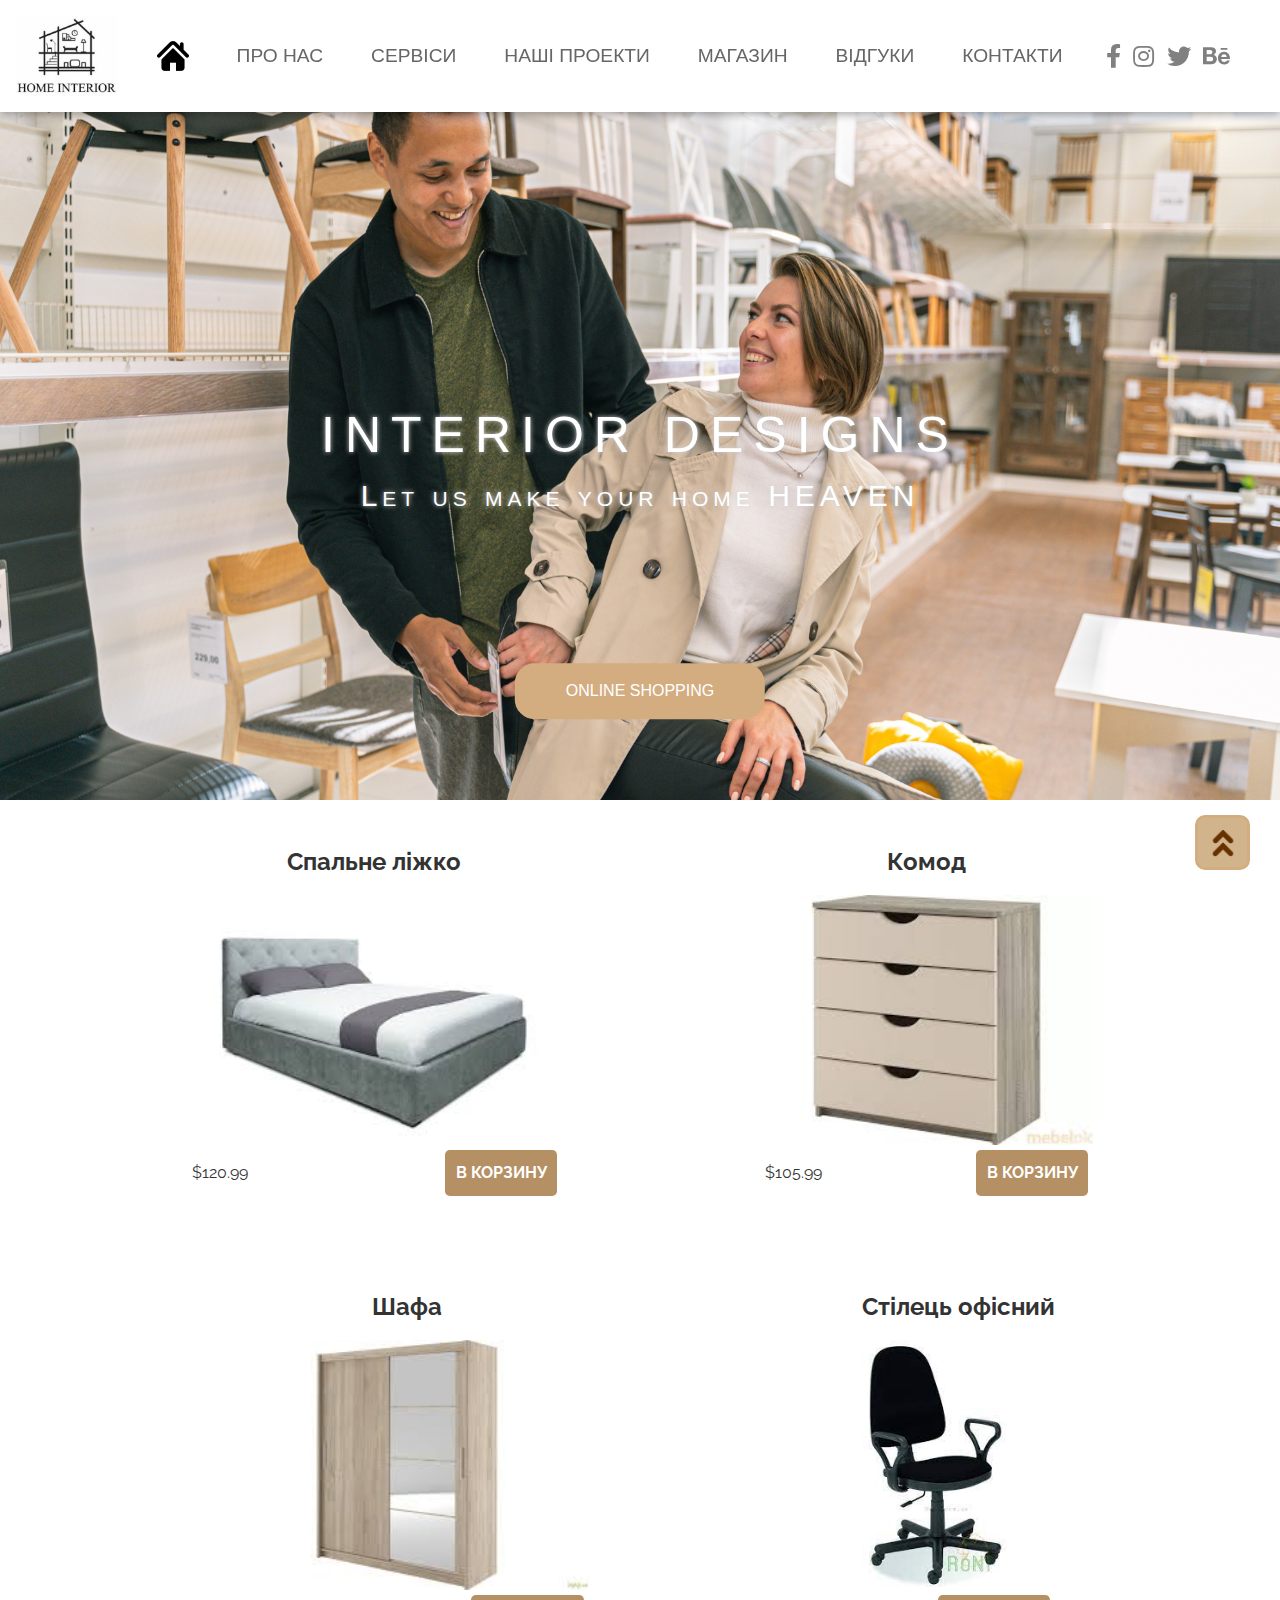
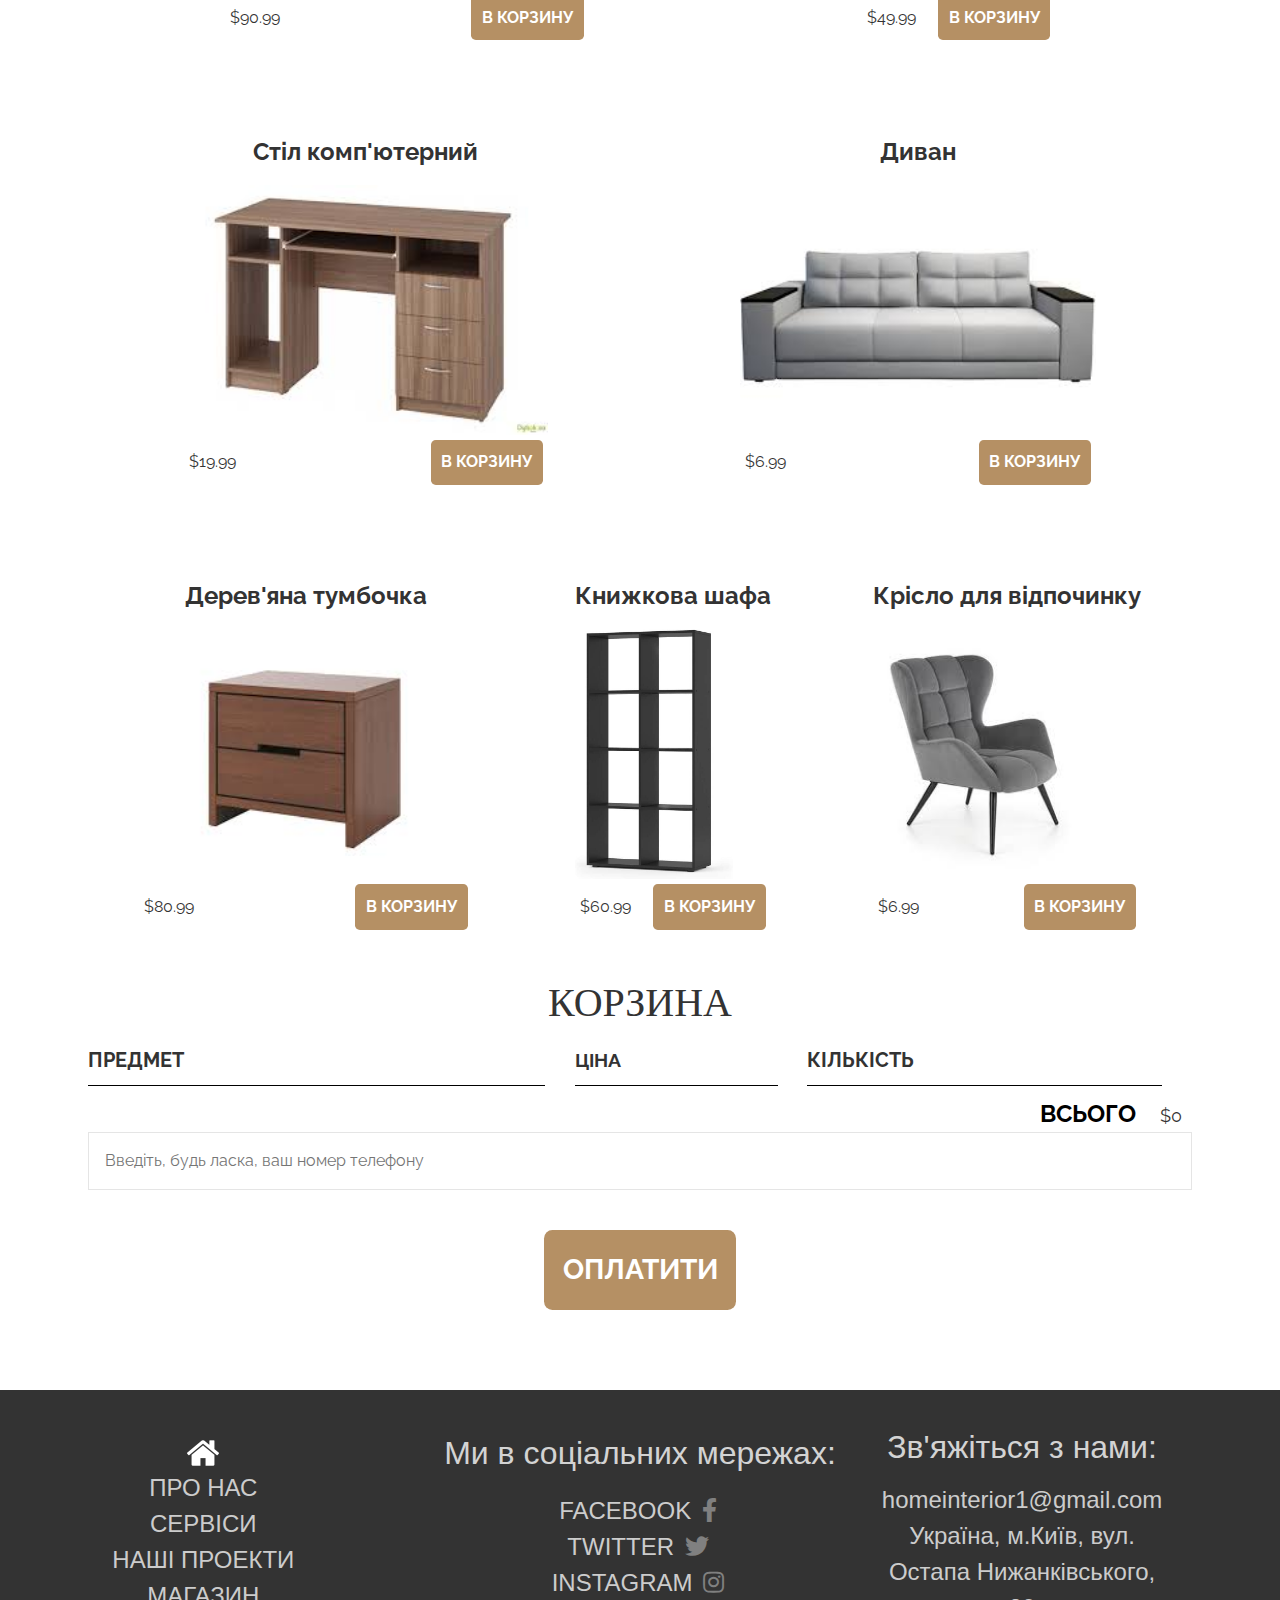
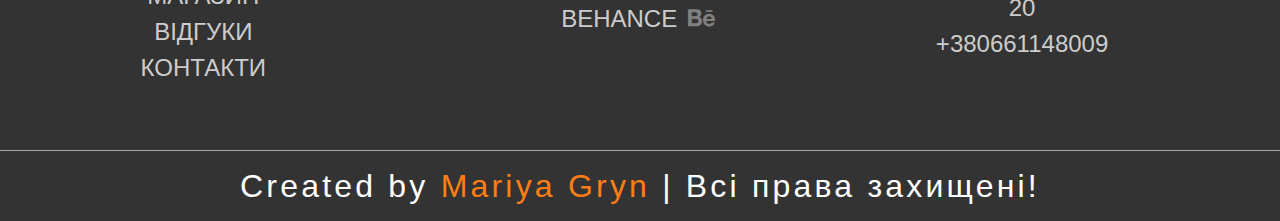
<file: Курсова робота/shop.html>
<!DOCTYPE html>
<html>
	<head>
		<meta charset="UTF-8">
		<meta name="viewport" content="width=device-width, initial-scale=1.0">
				<title>HOME INTERIOR|SHOP</title>
		<link rel="shortcut icon" href="images/logo.ico" type="image/x-icon">
  
		<!-- font awesome file link  -->
		<link rel="stylesheet" href="https://cdnjs.cloudflare.com/ajax/libs/font-awesome/5.15.1/css/all.min.css">

		<!-- bootstrap file link  -->
		<link rel="stylesheet" href="https://cdnjs.cloudflare.com/ajax/libs/twitter-bootstrap/4.5.3/css/bootstrap.min.css">
 
		<link rel="stylesheet" href="style1.css">
		<script src="shop.js"></script>

	</head>

<body>
	<header class="header fixed-top">
		<a href="#" class="logo"><img src="images/logo.jpg" alt=""></a>

		<nav>
		  <ul>
			<li><a href="index.html"><img class="icon1" src="images/home-icon.png"></a></li>
			<li><a href="index.html #about">ПРО НАС</a></li>
			<li><a href="index.html #service">СЕРВІСИ</a></li>
			<li><a href="index.html #project">НАШІ ПРОЕКТИ</a></li>
			<li><a href="index.html #shop">МАГАЗИН</a></li>
			<li><a href="index.html #review">ВІДГУКИ</a></li>
			<li><a href="index.html #contact">КОНТАКТИ</a></li>
		  </ul>
		</nav>
		<div style="margin-right:30px;" >
			<a href="https://www.facebook.com/profile.php?id=100076856980395"><i class="fab fa-facebook-f"></i></a>
			<a href="https://instagram.com/home.interior_studio?utm_medium=copy_link"><i class="fab fa-instagram"></i></a>
			<a href="https://twitter.com/home_interior01?t=URUIEHUhkprpewQNkyPiCw&s=09"><i class="fab fa-twitter"></i></a>
			<a href="https://www.behance.net/d32e8308"><i class="fab fa-behance"></i></a>
		</div>
		<div class="fas fa-bars">
		</div>

	</header>
	
	<section id="home">
		<img src="images/mag.jpg" style="height:800px;width:100%;">
		<div class="page-title">INTERIOR DESIGNS</br>
		<div class="description">Let us make your home HEAVEN</div><br></div>
		<a href="#go" class="btn">ONLINE SHOPPING</a>
	</section>

    <section id="go" class="container content-section">
        
            <div class="shop-items">
                <div class="shop-item">
                    <span class="shop-item-title">Спальне ліжко</span>
                    <img class="shop-item-image" src="images/A1.jpg">
                    <div class="shop-item-details">
                        <span class="shop-item-price">$120.99</span>
                        <button class="btn00 btn-primary shop-item-button" type="button">В КОРЗИНУ</button>
                    </div>
                </div>
                <div class="shop-item">
                    <span class="shop-item-title">Комод</span>
                    <img class="shop-item-image" src="images/A2.jpg">
                    <div class="shop-item-details">
                        <span class="shop-item-price">$105.99</span>
                        <button class="btn00 btn-primary shop-item-button"type="button">В КОРЗИНУ</button>
                    </div>
                </div>
                <div class="shop-item">
                    <span class="shop-item-title">Шафа</span>
                    <img class="shop-item-image" src="images/A3.jpg">
                    <div class="shop-item-details">
                        <span class="shop-item-price">$90.99</span>
                        <button class="btn00 btn-primary shop-item-button" type="button">В КОРЗИНУ</button>
                    </div>
                </div>
				
			
                <div class="shop-item">
                    <span class="shop-item-title">Стілець офісний</span>
                    <img class="shop-item-image" src="images/A4.jpg">
                    <div class="shop-item-details">
                        <span class="shop-item-price">$49.99</span>
                        <button class="btn00 btn-primary shop-item-button" type="button">В КОРЗИНУ</button>
                    </div>
                </div>
  
                <div class="shop-item">
                    <span class="shop-item-title">Стіл комп'ютерний</span>
                    <img class="shop-item-image" src="images/A5.jpg">
                    <div class="shop-item-details">
                        <span class="shop-item-price">$19.99</span>
                        <button class="btn00 btn-primary shop-item-button" type="button">В КОРЗИНУ</button>
                    </div>
                </div>
                <div class="shop-item">
                    <span class="shop-item-title">Диван</span>
                    <img class="shop-item-image" src="images/A6.jpg">
                    <div class="shop-item-details">
                        <span class="shop-item-price">$6.99</span>
                        <button class="btn00 btn-primary shop-item-button" type="button">В КОРЗИНУ</button>
                    </div>
                </div>
				                <div class="shop-item">
                    <span class="shop-item-title">Дерев'яна тумбочка</span>
                    <img class="shop-item-image" src="images/A7.jpg">
                    <div class="shop-item-details">
                        <span class="shop-item-price">$80.99</span>
                        <button class="btn00 btn-primary shop-item-button" type="button">В КОРЗИНУ</button>
                    </div>
                </div>
				                <div class="shop-item">
                    <span class="shop-item-title">Книжкова шафа</span>
                    <img class="shop-item-image" src="images/A8.jpg">
                    <div class="shop-item-details">
                        <span class="shop-item-price">$60.99</span>
                        <button class="btn00 btn-primary shop-item-button" type="button">В КОРЗИНУ</button>
                    </div>
                </div>
				                <div class="shop-item">
                    <span class="shop-item-title">Крісло для відпочинку</span>
                    <img class="shop-item-image" src="images/A9.jpg">
                    <div class="shop-item-details">
                        <span class="shop-item-price">$6.99</span>
                        <button class="btn00 btn-primary shop-item-button" type="button">В КОРЗИНУ</button>
                    </div>
                </div>
            </div>
        </section>
        <section class="container content-section">
            <h2 class="section-header">КОРЗИНА</h2>
            <div class="cart-row">
                <span class="cart-item cart-header cart-column">ПРЕДМЕТ</span>
                <span class="cart-price cart-header cart-column">ЦІНА</span>
                <span class="cart-quantity cart-header cart-column">КІЛЬКІСТЬ</span>
            </div>
            <div class="cart-items">
            </div>
            <div class="cart-total">
                <strong class="cart-total-title">ВСЬОГО</strong>
                <span class="cart-total-price">$0</span>
            </div>
			<input class="num" type="number" placeholder="Введіть, будь ласка, ваш номер телефону" id="phone">
            <button class="btn00 btn-primary btn-purchase" type="button">ОПЛАТИТИ</button>
        </section>
		<button style="border: .2rem solid #d3ad7f;position: fixed; bottom: 30px; right: 30px; z-index: 999; width: 55px; height: 55px; background: #D2B48C; border-radius:10px" onclick="window.scrollTo(0,0)">
		<img style="width:30px; height:30px;" src="images/arrow.png"></button>
	<footer class="footer">
	<br>
	<div class="row">

	<div class="col-md-4">
	  
	  <div class="list">
			<a href="index.html"><img class="icon1" src="images/home-icon2.png"></a>
			<a href="index.html #about">ПРО НАС</a>
			<a href="index.html #service">СЕРВІСИ</a>
			<a href="index.html #project">НАШІ ПРОЕКТИ</a>
			<a href="index.html #shop">МАГАЗИН</a>
			<a href="index.html #review">ВІДГУКИ</a>
			<a href="index.html #contact">КОНТАКТИ</a>
	  </div>
	</div>

	<div class="col-md-4">
	<h2>Ми в соціальних мережах:</h2>
	  <div class="list">
		<a href="https://www.facebook.com/profile.php?id=100076856980395">FACEBOOK <i class="fab fa-facebook-f"></i></a>
		<a href="https://twitter.com/home_interior01?t=URUIEHUhkprpewQNkyPiCw&s=09">TWITTER <i class="fab fa-twitter"></i></a>
		<a href="https://instagram.com/home.interior_studio?utm_medium=copy_link">INSTAGRAM <i class="fab fa-instagram"></i></a>
		<a href="https://www.behance.net/d32e8308">BEHANCE <i class="fab fa-behance"></i></a>
	  </div>
	</div>

	<div class="col-md-3">
	 <h2>Зв'яжіться з нами:</h2>
	  <div class="list">
			<li>homeinterior1@gmail.com
			<li>Україна, м.Київ, вул. Остапа Нижанківського, 20
			<li>+380661148009
	  </div>
	</div>



	</div><br><br>
	<h1 class="credit">Created by <span>Mariya Gryn</span> | Всі права захищені! </h1>

	</footer>
</body>
</html>
</file>
<file: Курсова робота/style1.css>
@import url('https://fonts.googleapis.com/css?family=Raleway:300,400,700');
body{
	overflow-x:hidden;
}
/*Header(верхня частина)*/
.header{
  display: flex;
  align-items: center;
  justify-content: space-between;
  width:100%;
  background:#fff;
  z-index: 100;
  padding:1rem;
  box-shadow: 0 .2rem .5rem rgba(0,0,0,.3);
}

.header .logo img{
  height: 5rem;
}

.icon1{
	height: 2rem;
}
.header nav ul{
  list-style-type: none;
  display: flex;
  align-items: center;
  justify-content: space-around;
  margin:0; padding:0;
}

.header nav ul li{
  margin: 0 1.5rem;
}

.header nav ul li a{
  font-size: 1.2rem;
  color:#666;
}

.header nav ul li a:hover{
  color:#000;
  text-decoration: none;
}

.header .fa-bars{
  font-size: 2.5rem;
  color:#666;
  cursor: pointer;
  display: none;
}

/*Іконки Фейсбука,Інстаграма,Твіттера*/
.fab {
  display: inline-block;
  font-style: normal;
  color: gray;
  font-size: 24px;
  padding: 4px;
  }

.fa-facebook:before {
  content: "\f09a"; }

.fa-facebook-f:before {
  content: "\f39e"; }

.fa-facebook-messenger:before {
  content: "\f39f"; }

.fa-facebook-square:before {
  content: "\f082"; }

.fa-instagram:before {
  content: "\f16d"; }

.fa-twitter:before {
  content: "\f099"; }

.fa-twitter-square:before {
  content: "\f081"; }
  
/*Текст на картинці*/
.page-title{
	text-align:center;
	font-size:50px;
	color:white;
	letter-spacing:10px;
	text-shadow:0 0 5px lightgray;
	top:55%;
	left:50%;
	position: absolute;
	transform:translate(-50%,-50%);
}
.description{
	text-align:center;
	font-variant:small-caps;
	font-size:30px;
	color:white;
	letter-spacing:5px;
	text-shadow:0 0 5px lightgray;
}

/*Кнопка "Дізнатися більше"*/
.btn{
	display: inline-block;
	margin-top: 1rem;
	background:#d3ad7f;
	color:#fff;
	padding:.8rem 3rem;
	border:.2rem solid #d3ad7f;
	cursor: pointer;
	font-size: 1rem;
	top:75%;
	left:50%;
	position: absolute;
	transform:translate(-50%,-50%);
	border-radius:20px;
}

.btn:hover{
  background:rgba(255, 165, 0,.2);
  color:white;
}

.content-section {
    margin: 1em;
    font-family: Raleway;
}

.container {
    max-width: 90%;
    margin: 0 auto;
    padding: 0 1.5em;
}
.section-header {
    font-family: "Metal Mania";
    font-weight: normal;
    color: #333;
    text-align: center;
    font-size: 2.5em;
}

.about-band-image {
    float: left;
    height: 200px;
    width: 200px;
    margin: 15px;
    border-radius: 50%;
}
.btn00 {
    text-align: center;
    vertical-align: middle;
    padding: .67em .67em;
    cursor: pointer;
}

.btn-header {
    margin: .5em 15% 2em 15%;
    color: white;
    border: 2px solid #b59064;
    background-color: #b59064;
    border-radius: 0;
    font-size: 1.5em;
    font-weight: lighter;
    padding-left: 2em;
    padding-right: 2em;
}

.btn-header:hover {
    background-color: #d3ad7f;
}

.btn-play {
    display: block;
    margin: 0 auto;
    color: #b59064;
    font-size: 4em;
    border-radius: 50%;
    width: 100px;
    height: 100px;
    padding: 0;
    text-align: center;
}

.btn-primary {
    color: white;
    background-color: #b59064;
    border: none;
    border-radius: .3em;
    font-weight: bold;
}

.btn-primary:hover {
    background-color: #d3ad7f;
}

.tour-row {
    border-bottom: 1px solid black;
    padding-bottom: 1em;
    margin-bottom: 1em;
}

.tour-row:last-child {
    border: none;
}

.tour-item {
    display: inline-block;
    padding-right: .5em;
}

.tour-date {
    color: #555;
    width: 11%;
    font-weight: bold;
}

.tour-city {
    width: 24%;
}

.tour-arena {
    width: 42%;
}

.tour-btn {
    max-width: 19%;
}

.shop-item {
    margin: 4%;
}

.shop-item-title {
    display: block;
    width: 100%;
    text-align: center;
    font-weight: bold;
    font-size: 1.5em;
    color: #333;
    margin-bottom: 15px;
}

.shop-item-image {
    height: 250px;
}

.shop-item-details {
    display: flex;
    align-items: center;
    padding: 5px;
}

.shop-item-price {
    flex-grow: 1;
    color: #333;
}

.shop-items {
    display: flex;
    flex-wrap: wrap;
    justify-content: space-around;
}

.cart-header {
    font-weight: bold;
    font-size: 1.25em;
    color: #333;
}

.cart-column {
    display: flex;
    align-items: center;
    border-bottom: 1px solid black;
    margin-right: 1.5em;
    padding-bottom: 10px;
    margin-top: 10px;
}

.cart-row {
    display: flex;
}

.cart-item {
    width: 45%;
}

.cart-price {
    width: 20%;
    font-size: 1.2em;
    color: #333;
}

.cart-quantity {
    width: 35%;
}

.cart-item-title {
    color: #333;
    margin-left: .5em;
    font-size: 1.2em;
}

.cart-item-image {
    width: 75px;
    height: auto;
    border-radius: 10px;
}

.btn-danger {
    color: white;
    background-color: #EB5757;
    border: none;
    border-radius: .3em;
    font-weight: bold;
}

.btn-danger:hover {
    background-color: #CC4C4C;
}

.cart-quantity-input {
    height: 34px;
    width: 50px;
    border-radius: 5px;
    border: 1px solid #56CCF2;
    background-color: #eee;
    color: #333;
    padding: 0;
    text-align: center;
    font-size: 1.2em;
    margin-right: 25px;
}

.cart-row:last-child {
    border-bottom: 1px solid black;
}

.cart-row:last-child .cart-column {
    border: none;
}

.cart-total {
    text-align: end;
    margin-top: 10px;
    margin-right: 10px;
}

.cart-total-title {
    font-weight: bold;
    font-size: 1.5em;
    color: black;
    margin-right: 20px;
}

.cart-total-price {
    color: #333;
    font-size: 1.1em;
}

.btn-purchase {
    display: block;
    margin: 40px auto 80px auto;
    font-size: 1.75em;
}
.num{
	width:100%;
    padding:1rem;
    border:.1rem solid rgba(0,0,0,.1);
    font-size: 1rem;
    color:#333;
    text-transform: none;
}
/*Footer*/
.sect0{
	width:100%;
}
.footer{
  background:#333;
  text-align: center;
  border-top: 2px solid lighgray;
  height: 20%;
}

.footer h2{
  color:lightgray;
  margin-top: 5%;
}



.footer .list{
  display: flex;
  flex-flow: column;
  margin-top: 5%;
}


.footer .list a{
  color:#ccc;
  font-size: 1.5rem;
}

.footer .list li{
  color:#ccc;
  font-size: 1.5rem;
  list-style-type: none;
}



.footer .credit{
  width: 100%;
  text-align: center;
  color:#fff;
  font-size: 2rem;
  padding:1rem 0;
  margin:1rem 0;
  margin-bottom: 0;
  border-top: .1rem solid #aaa;
  letter-spacing: .2rem;
}

.footer .credit span{
  color:var(--orange);
}
/*Медіа-запити(різні розміри екрану і дозволів)*/

@media (max-width:768px){

  html{
    font-size: 50%;
  }

  .header .fa-bars{
    display: block;
  }

  .header nav{
    position: fixed;
    top:6rem; right: -120%;
    height:calc(100vh - 6rem);
    width:100vw;
    background: rgba(0,0,0,.5);
    z-index: 1000;
    border-top: .1rem solid rgba(0,0,0,.3);
  }

  .header nav ul{
    height: 100%;
    width:33rem;
    background:#fff;
    flex-flow: column;
    justify-content: center;
    float: right;
  }

  .header nav ul li{
    margin:1rem 0;
  }

  .header nav ul li a{
    display: block;
    padding:.5rem 0;
    border: .1rem solid rgba(0,0,0,.3);
    width:25rem;
    border-radius: 5rem;
    text-align: center;
  }

  .header nav ul li a:hover{
    background:#333;
    color:#fff;
  }

  .header .nav-toggle{
    right: 0%;
  }

}

@media (max-width:400px){
  .home .hero .text1{
    font-size: 3.5rem;
    width: 33rem;
  }
  .home .hero .text2{
    font-size: 2.5rem;
    width: 30rem;
  }
}

@media (max-width:450px){
  html{
    font-size: 50%;
  }

  .heading span{
    font-size: 2.5rem;
  }

  .contact .row form .inputBox input{
    width:100%;
  }

}
</file>
